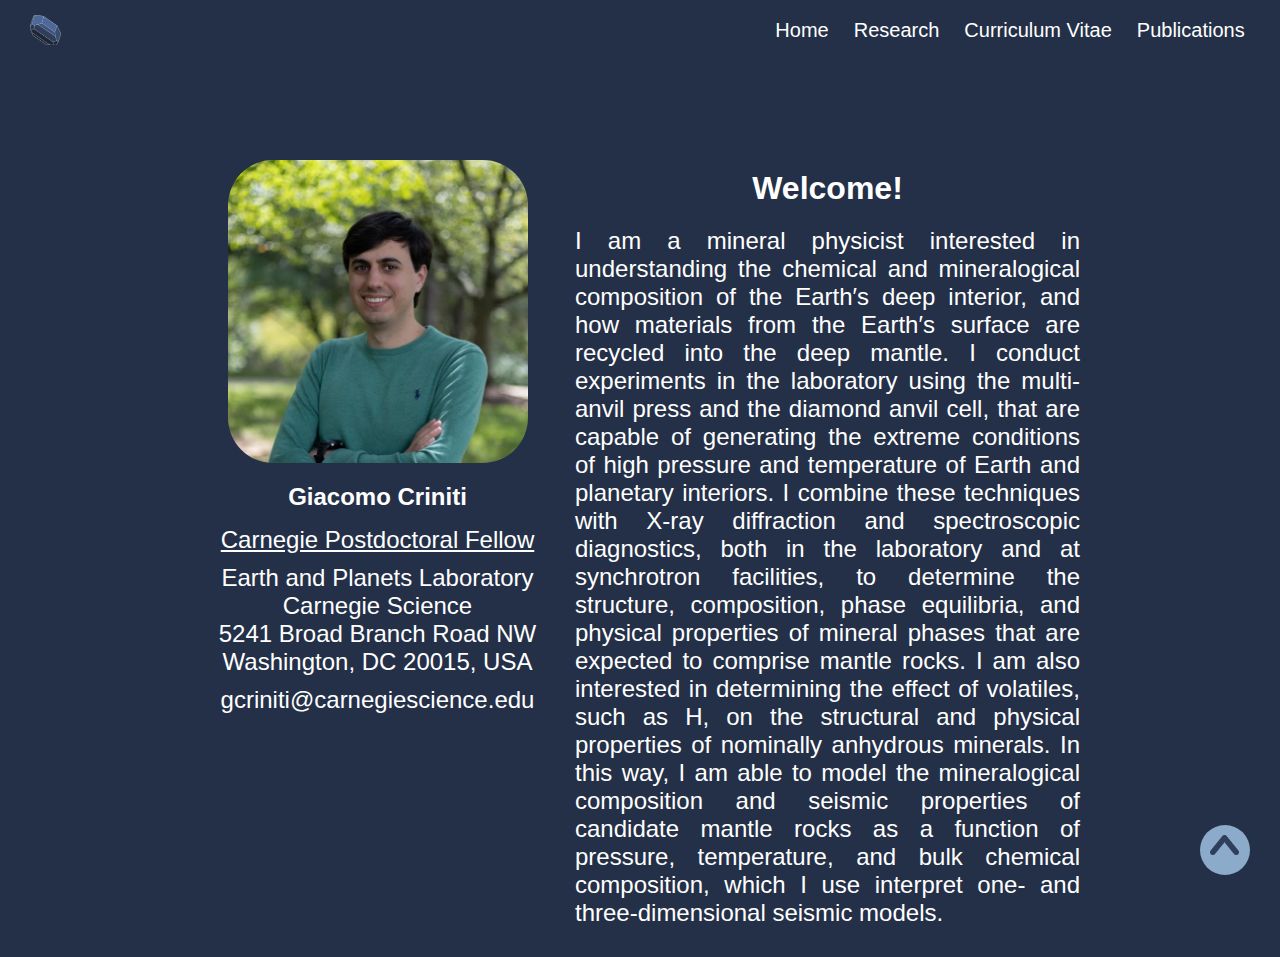
<file: index.html>
<!DOCTYPE html>
<html lang="en">
<head>

  <meta charset="UTF-8">
  <meta name="viewport" content="width=device-width, intial-scale=1.0">
  <meta name="description" content="Research webpage of Giacomo Criniti">
  <meta name="keywords" content="Giacomo Criniti, lower mantle, bridgmanite, stishovite, high pressure, equations of state, diamond anvil cell, DAC, Brillouin, X-ray diffraction, crystal structure">
  <meta name="google-site-verification" content="fFOqat57r0_3oKNUmaK7iOjKh-2VRta8cWpPWdnBTZA" />
  <title>Giacomo Criniti Research webpage</title>
  <link rel="stylesheet" href="css/main.css">
  <link rel="icon" href="images/logo.ico" type="image/x-icon">

</head>

<body style="background-color:rgb(36, 48, 71); color:white">

  <nav class="burger-menu">
    <ul>
      <li><a href="index.html">Home</a></li>
      <li><a href="research.html">Research</a></li>
      <li><a href="cv.html">Curriculum Vitae</a></li>
      <li><a href="publications.html">Publications</a></li>
    </ul>
  </nav>

  <header class="header-main">
    <div class="header-main-logo">
      <img src="images/logo.png" alt="logo">
    </div>
    <nav class="header-main-nav" >
      <ul>
        <li><a href="index.html">Home</a></li>
        <li><a href="research.html">Research</a></li>
        <li><a href="cv.html">Curriculum Vitae</a></li>
        <li><a href="publications.html">Publications</a></li>
      </ul>
    </nav>
    <div class="burger-menu-btn" style="margin-right:30px; margin-top: 15px;margin-bottom: 15px;"></div>
  </header>

  <main>
    <div class="wrapper-main;" style="margin-top:100px">
      <div class="container1" style="margin-top:0px">
        <div style="text-align:center;margin-top:0px"> 
          <div>
          <img src="images/propic1.JPG" style="width:300px;  border-radius: 15%;" alt="Avatar" class="center">
          </div>
          <h1 style="font-size:24px">Giacomo Criniti</h1>
          <h4><a href="https://carnegiescience.edu/dr-giacomo-criniti" style="text-decoration-color:white; color:white;">Carnegie Postdoctoral Fellow</a></h4>
          <h4>Earth and Planets Laboratory <br> Carnegie Science<br>5241 Broad Branch Road NW<br>Washington, DC 20015, USA</h4>
          <h4>gcriniti@carnegiescience.edu</h4>
        </div>
        <div style="text-align:left">
          <h2 style="text-align:center;"><b>Welcome!</b></h2>
          <h4 align=justify style="padding:10px">I am a mineral physicist interested in understanding the chemical and mineralogical composition of the Earth&prime;s deep interior, and how materials from the Earth&prime;s surface are recycled into the deep mantle. I conduct experiments in the laboratory using the multi-anvil press and the diamond anvil cell, that are capable of generating the extreme conditions of high pressure and temperature of Earth and planetary interiors. I combine these techniques with X-ray diffraction and spectroscopic diagnostics, both in the laboratory and at synchrotron facilities, to determine the structure, composition, phase equilibria, and physical properties of mineral phases that are expected to comprise mantle rocks. I am also interested in determining the effect of volatiles, such as H, on the structural and physical properties of nominally anhydrous minerals. 
          In this way, I am able to model the mineralogical composition and seismic properties of candidate mantle rocks as a function of pressure, temperature, and bulk chemical composition, which I use interpret one- and three-dimensional seismic models.</h4>
        </div>
      </div>
    </div>
  </main>


  <button onclick="topFunction()" id="arrow-up" title="Go to top">
    <div class="arrow-up-btn"><img src="images/arrowup.png" alt="arrowup"></div>
  </button>
</body>

<script>
let mybutton = document.getElementById("arrow-up");

window.onscroll = function() {scrollFunction()};

function scrollFunction() {
if (document.body.scrollTop > 20 || document.documentElement.scrollTop > 20) {
  mybutton.style.display = "block";
} else {
  mybutton.style.display = "none";
}
}

function topFunction() {
document.body.scrollTop = 0;
document.documentElement.scrollTop = 0;
}
</script>

<script src="js/main.js"></script>

</html>
</file>
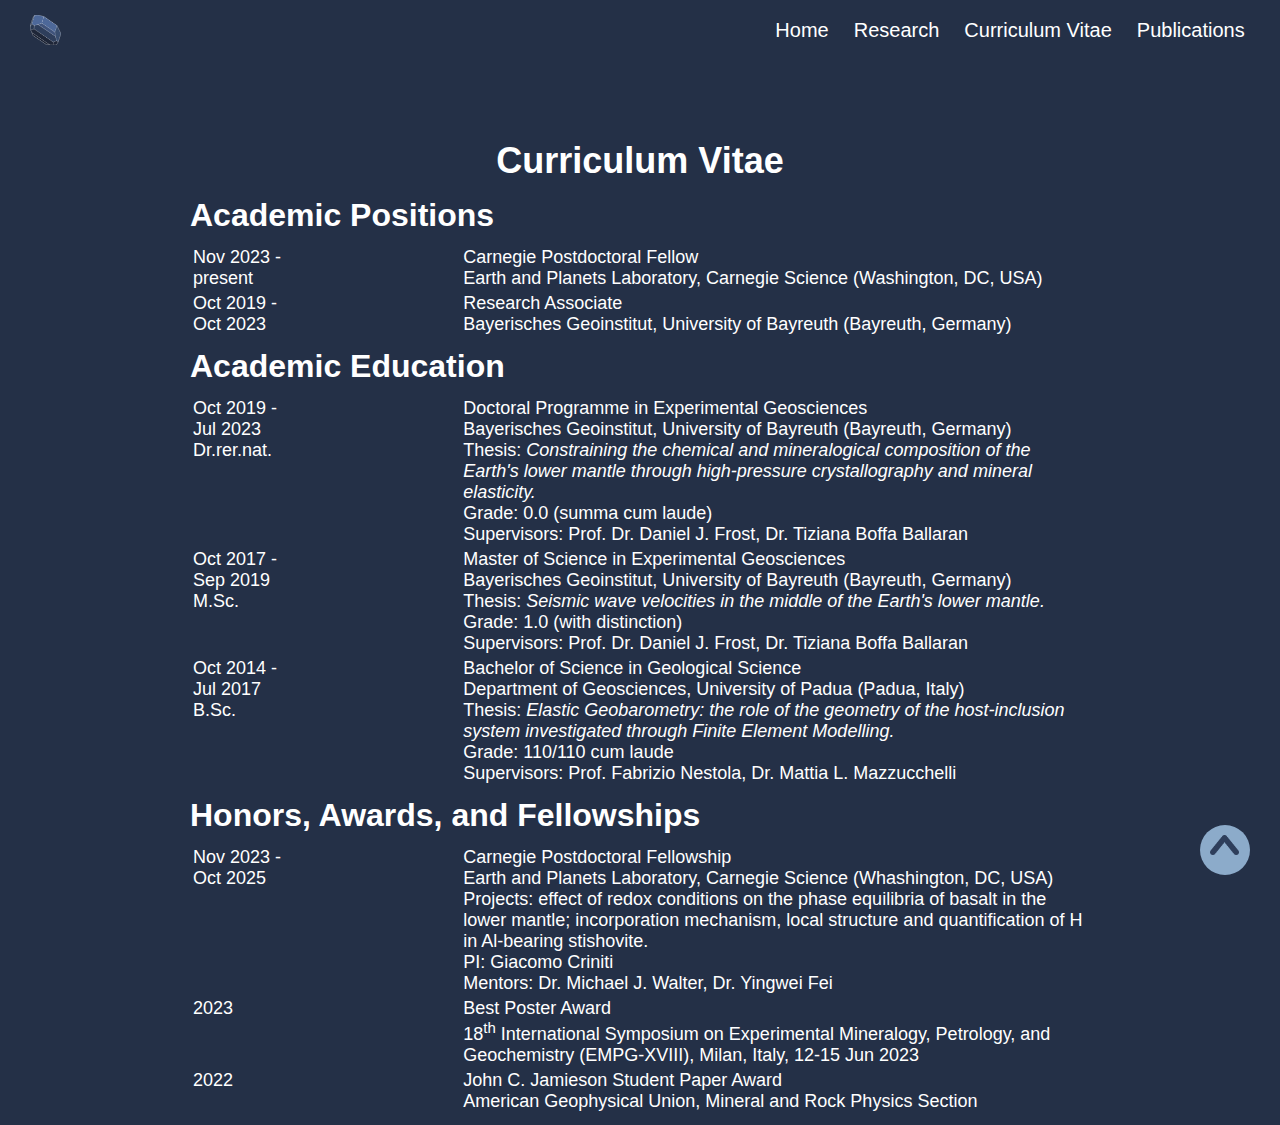
<file: cv.html>
<!DOCTYPE html>
<html lang="en">
<head>

    <meta charset="UTF-8">
    <meta name="viewport" content="width=device-width, intial-scale=1.0;">
    <title>Giacomo Criniti Research webpage</title>
    <link rel="stylesheet" href="css/main.css">

<style>
  
</style>
</head>
<body style="background-color:rgba(36, 48, 71); color:white">


    <nav class="burger-menu">
        <ul>
          <li><a href="index.html">Home</a></li>
          <li><a href="research.html">Research</a></li>
          <li><a href="cv.html">Curriculum Vitae</a></li>
          <li><a href="publications.html">Publications</a></li>
        </ul>
      </nav>
    
      <header class="header-main">
        <div class="header-main-logo">
          <img src="images/logo.png" alt="logo">
        </div>
        <nav class="header-main-nav" >
          <ul>
            <li><a href="index.html">Home</a></li>
            <li><a href="research.html">Research</a></li>
            <li><a href="cv.html">Curriculum Vitae</a></li>
            <li><a href="publications.html">Publications</a></li>
          </ul>
        </nav>
        <div class="burger-menu-btn" style="margin-right:30px; margin-top: 15px;margin-bottom: 15px;"></div>
      </header>
    



    <section class="container2" style="margin-top:0px;">
        <div style="text-align:left">
            <h1 style="text-align:center;margin-top:80px;"><b>Curriculum Vitae</b></h1>
            <h2>Academic Positions</h2>    
            <table style="width:100%;">
                <tr>
                    <td style="width:30%; vertical-align:top">Nov 2023 -<br> present</td>
                    <td style="width:70%"><b>Carnegie Postdoctoral Fellow</b><br>Earth and Planets Laboratory, Carnegie Science (Washington, DC, USA)</td>
                </tr>
                
                <tr>
                    <td style="width:30%; vertical-align:top">Oct 2019 -<br> Oct 2023</td>
                    <td style="width:70%"><b>Research Associate</b><br>Bayerisches Geoinstitut, University of Bayreuth (Bayreuth, Germany)</td>
                </tr>
            </table>
                
            <h2>Academic Education</h2>
                
            <table style="width:100%; border-top:10px;">
                <tr>
                    <td style="width:30%; vertical-align:top">Oct 2019 -<br> Jul 2023<br>Dr.rer.nat.</td>
                    <td style="width:70%"><b>Doctoral Programme in Experimental Geosciences</b><br>Bayerisches Geoinstitut, University of Bayreuth (Bayreuth, Germany)<br>Thesis: <i>Constraining the chemical and mineralogical composition of the Earth's lower mantle through high-pressure crystallography and mineral elasticity.</i><br>Grade: 0.0 (summa cum laude)<br>Supervisors: Prof. Dr. Daniel J. Frost, Dr. Tiziana Boffa Ballaran</td>
                </tr>
                
                <tr>
                    <td style="width:30%; vertical-align:top">Oct 2017 -<br> Sep 2019<br>M.Sc.</td>
                    <td style="width:70%"><b>Master of Science in Experimental Geosciences</b><br>Bayerisches Geoinstitut, University of Bayreuth (Bayreuth, Germany)<br>Thesis: <i>Seismic wave velocities in the middle of the Earth's lower mantle.</i><br>Grade: 1.0 (with distinction)<br>Supervisors: Prof. Dr. Daniel J. Frost, Dr. Tiziana Boffa Ballaran</td>
                </tr>
                
                <tr>
                    <td style="width:30%; vertical-align:top">Oct 2014 -<br> Jul 2017<br>B.Sc.</td>
                    <td style="width:70%"><b>Bachelor of Science in Geological Science</b><br>Department of Geosciences, University of Padua (Padua, Italy)<br>Thesis: <i>Elastic Geobarometry: the role of the geometry of the host-inclusion system investigated through Finite Element Modelling.</i><br>Grade: 110/110 cum laude<br>Supervisors: Prof. Fabrizio Nestola, Dr. Mattia L. Mazzucchelli</td>
                </tr>
            </table>
                    <h2>Honors, Awards, and Fellowships</h2>
            <table style="width:100%;">
                <tr>
                    <td style="width:30%; vertical-align:top">Nov 2023 -<br> Oct 2025</td>
                    <td style="width:70%"><b>Carnegie Postdoctoral Fellowship</b><br>Earth and Planets Laboratory, Carnegie Science (Whashington, DC, USA)<br>
                    Projects: effect of redox conditions on the phase equilibria of basalt in the lower mantle; incorporation mechanism, local structure and quantification of H in Al-bearing stishovite.<br>
                    PI: Giacomo Criniti<br>Mentors: Dr. Michael J. Walter, Dr. Yingwei Fei</td>
                </tr>
                <tr>
                    <td style="width:30%; vertical-align:top">2023</td>
                    <td style="width:70%"><b>Best Poster Award</b><br>18<sup>th</sup> International Symposium on Experimental Mineralogy, Petrology, and Geochemistry (EMPG-XVIII), Milan, Italy, 12-15 Jun 2023<br>
                </td>
                </tr>
                <tr>
                    <td style="width:30%; vertical-align:top">2022</td>
                    <td style="width:70%"><b>John C. Jamieson Student Paper Award</b><br>American Geophysical Union, Mineral and Rock Physics Section</td>
                </tr>
            </table>
        </div>
    </main>
    
    <button onclick="topFunction()" id="arrow-up" title="Go to top">
        <div class="arrow-up-btn"><img src="images/arrowup.png" alt="arrowup"></div>
      </button>
    
</body>

<script>
    let mybutton = document.getElementById("arrow-up");
    
    window.onscroll = function() {scrollFunction()};
    
    function scrollFunction() {
    if (document.body.scrollTop > 20 || document.documentElement.scrollTop > 20) {
      mybutton.style.display = "block";
    } else {
      mybutton.style.display = "none";
    }
    }
    
    function topFunction() {
    document.body.scrollTop = 0;
    document.documentElement.scrollTop = 0;
    }
    </script>
    
<script src="js/main.js"></script>
</html>
</file>
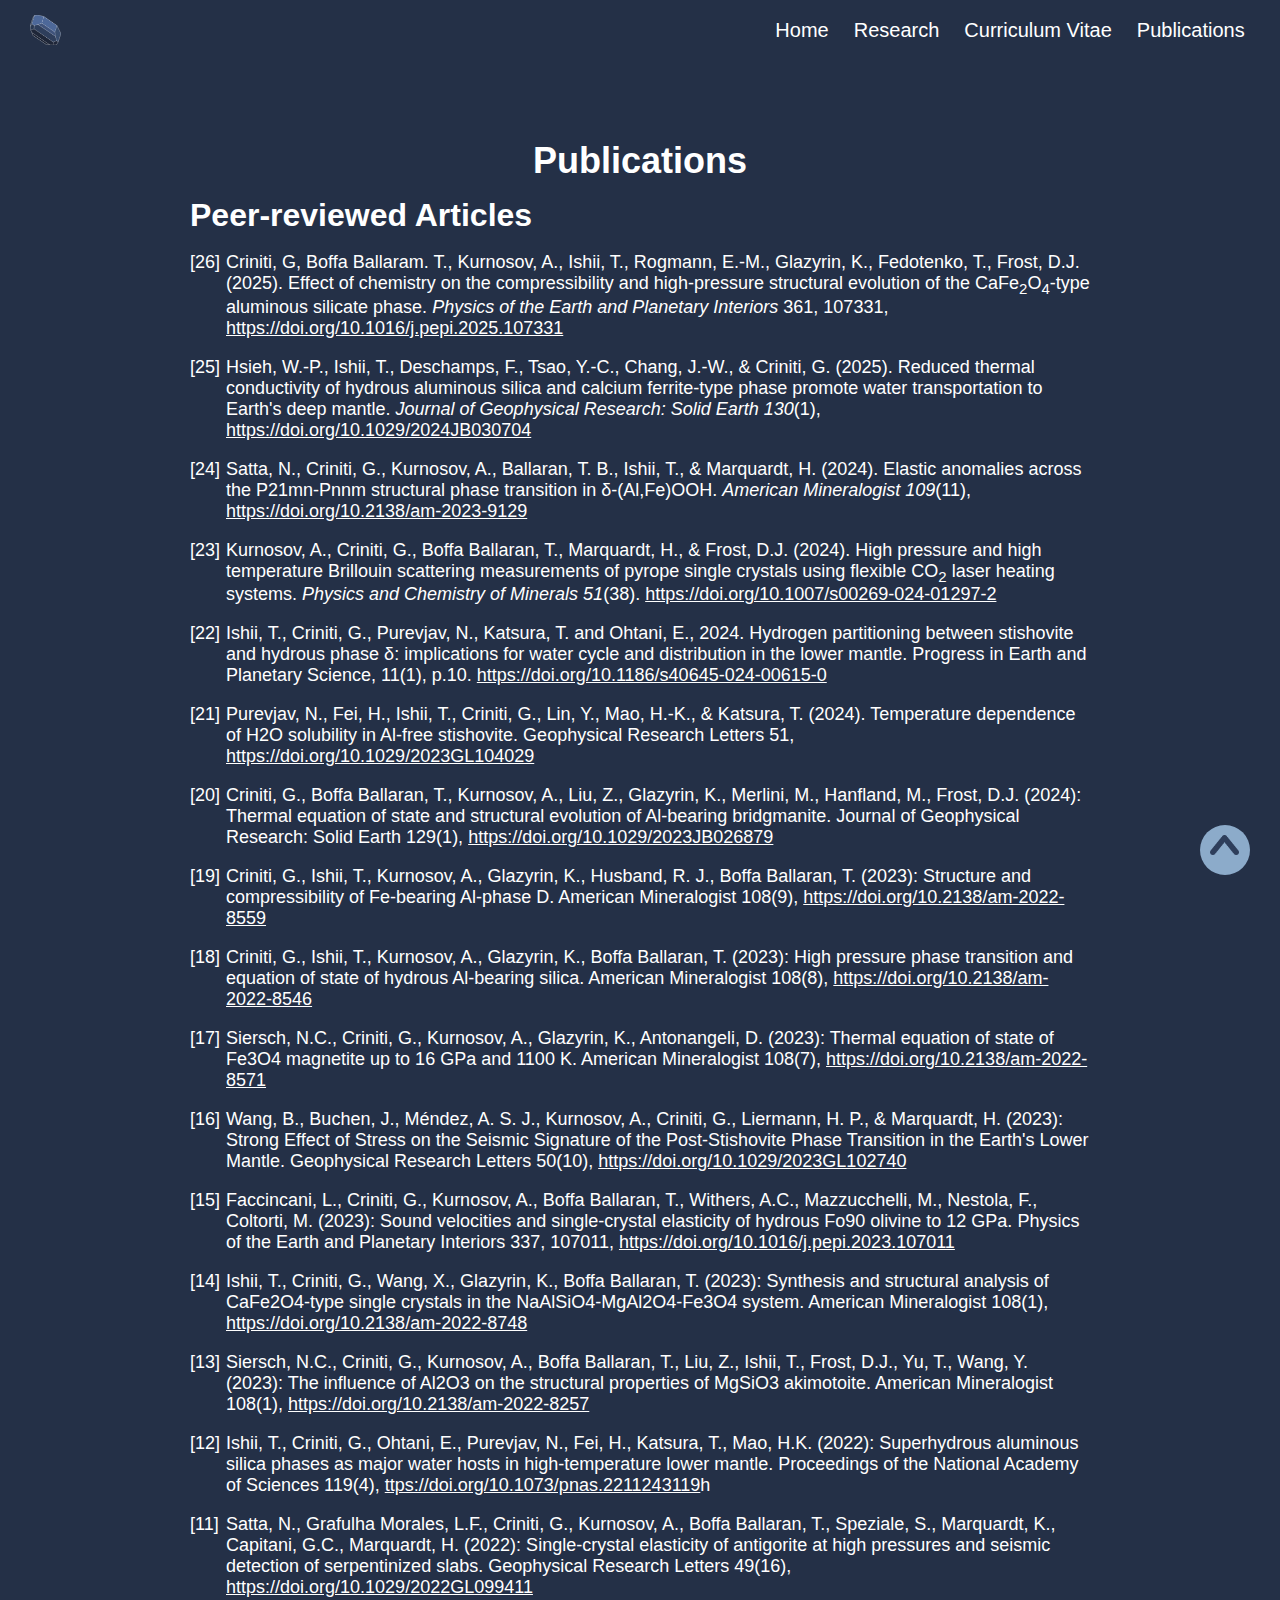
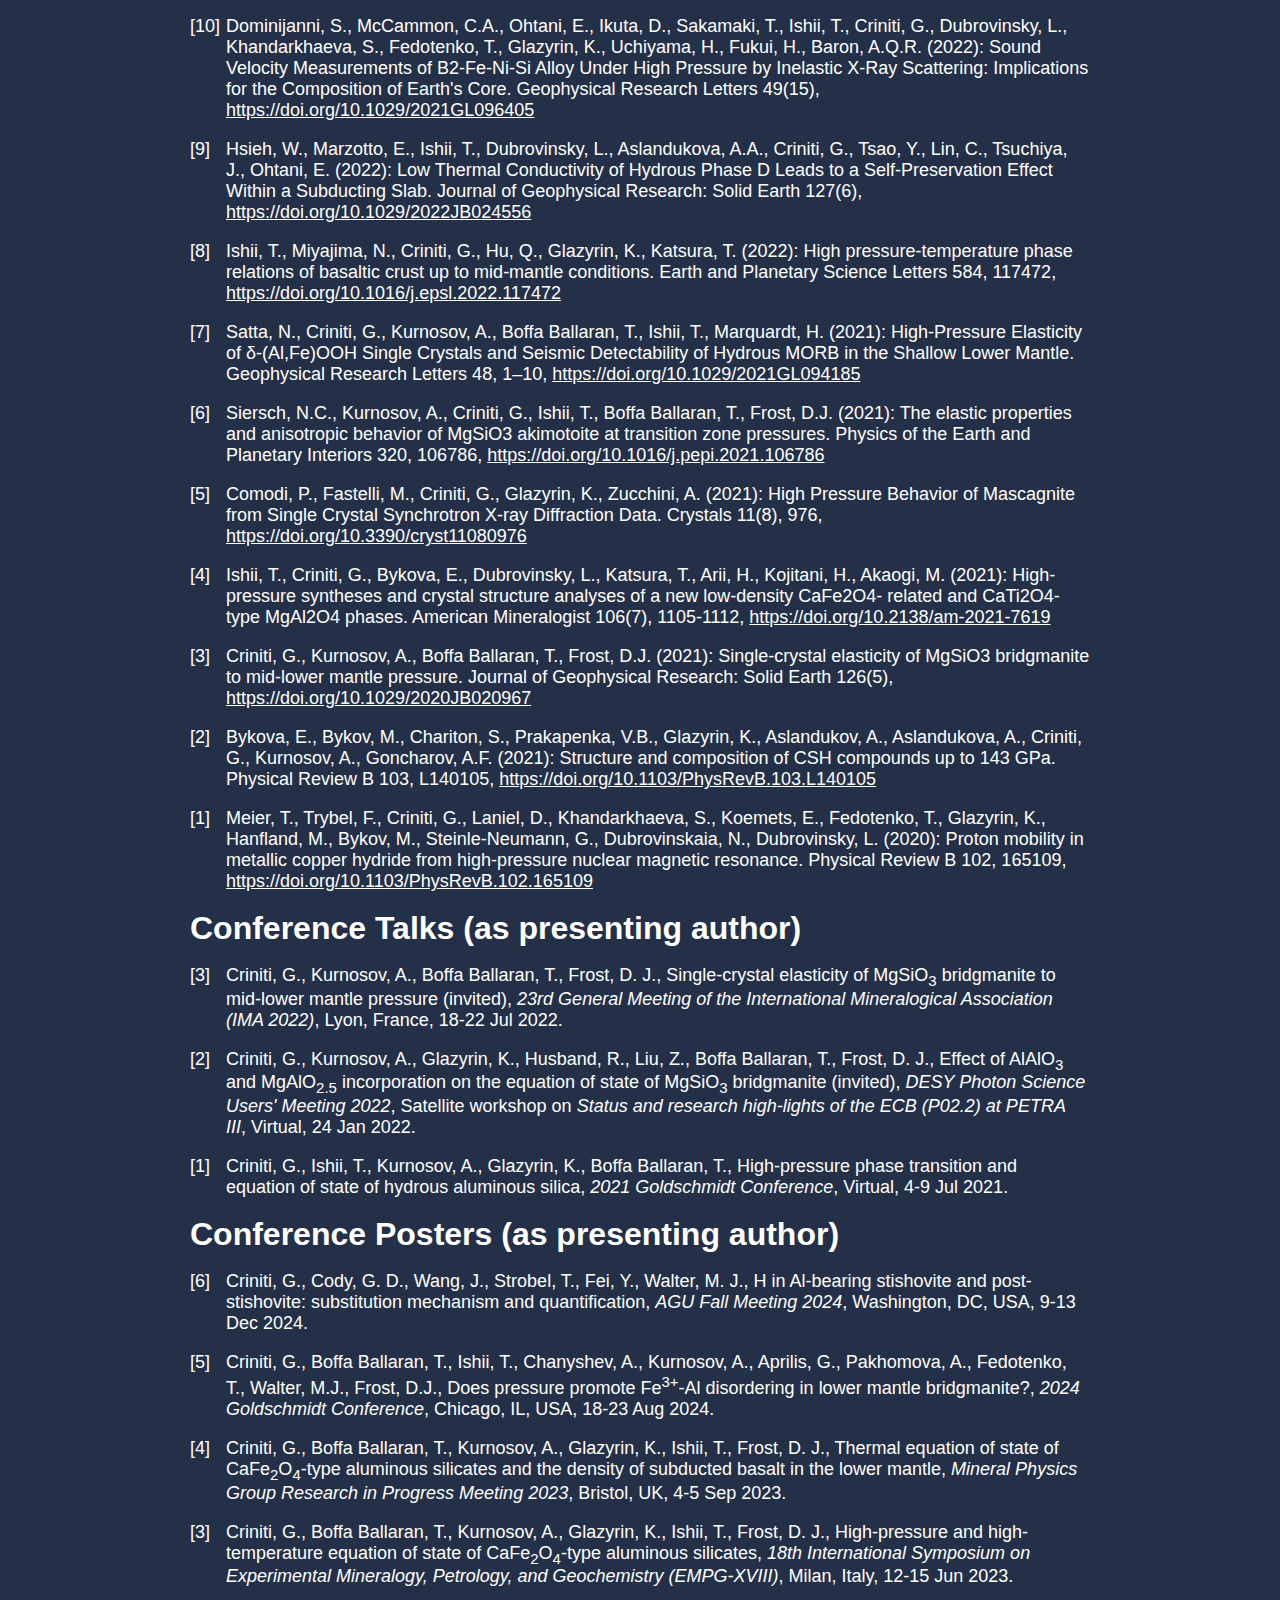
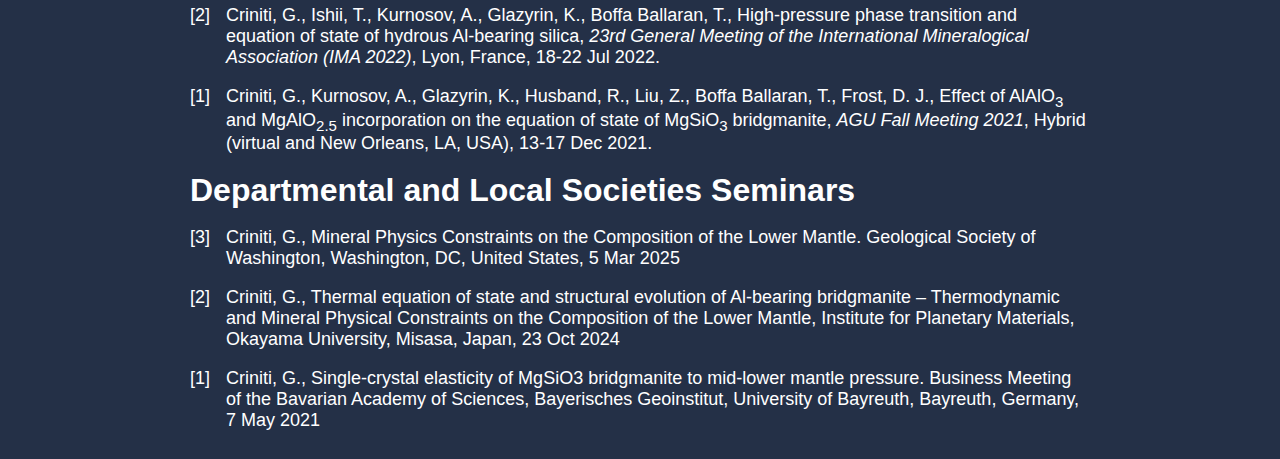
<file: publications.html>
<!DOCTYPE html>
<html lang="en">
<head>

    <meta charset="UTF-8">
    <meta name="viewport" content="width=device-width, intial-scale=1.0;">
    <title>Giacomo Criniti Research webpage</title>
    <link rel="stylesheet" href="css/main.css">

<style>

</style>
</head>
<body style="background-color:rgba(36, 48, 71); color:white;" -webkit-text-size-adjust: 100%;>

  <nav class="burger-menu">
    <ul>
      <li><a href="index.html">Home</a></li>
      <li><a href="research.html">Research</a></li>
      <li><a href="cv.html">Curriculum Vitae</a></li>
      <li><a href="publications.html">Publications</a></li>
    </ul>
  </nav>

  <header class="header-main">
    <div class="header-main-logo">
      <img src="images/logo.png" alt="logo">
    </div>
    <nav class="header-main-nav" >
      <ul>
        <li><a href="index.html">Home</a></li>
        <li><a href="research.html">Research</a></li>
        <li><a href="cv.html">Curriculum Vitae</a></li>
        <li><a href="publications.html">Publications</a></li>
      </ul>
    </nav>
    <div class="burger-menu-btn" style="margin-right:30px; margin-top: 15px;margin-bottom: 15px;"></div>
  </header>
    


<section class="container2" style="margin-top:0px">
  <div style="text-align:left">
    <h1 style="text-align:center;margin-top:80px"><b>Publications</b></h1>
   <h2 style="margin-bottom:10px;">Peer-reviewed Articles</h2>    
     <ul class="rev-ord">
      <li class="lii"><b>Criniti</b>, <b>G</b>, Boffa Ballaram. T., Kurnosov, A., Ishii, T., Rogmann, E.-M., Glazyrin, K., Fedotenko, T., Frost, D.J. (2025). Effect of chemistry on the compressibility and high-pressure structural evolution of the CaFe<sub>2</sub>O<sub>4</sub>-type aluminous silicate phase. <i>Physics of the Earth and Planetary Interiors</i> 361, 107331, <a href="https://doi.org/10.1016/j.pepi.2025.107331" style="text-decoration-color:white; color:white;">https://doi.org/10.1016/j.pepi.2025.107331</a></li>
      <li class="lii">Hsieh, W.-P., Ishii, T., Deschamps, F., Tsao, Y.-C., Chang, J.-W., & <b>Criniti</b>, <b>G</b>. (2025). Reduced thermal conductivity of hydrous aluminous silica and calcium ferrite-type phase promote water transportation to Earth's deep mantle. <i>Journal of Geophysical Research: Solid Earth 130</i>(1), <a href="https://doi.org/10.1029/2024JB030704" style="text-decoration-color:white; color:white;">https://doi.org/10.1029/2024JB030704</a></li>
      <li class="lii">Satta, N., <b>Criniti</b>, <b>G</b>., Kurnosov, A., Ballaran, T. B., Ishii, T., & Marquardt, H. (2024). Elastic anomalies across the P21mn-Pnnm structural phase transition in &delta;-(Al,Fe)OOH. <i>American Mineralogist 109</i>(11), <a href="https://doi.org/10.2138/am-2023-9129" style="text-decoration-color:white; color:white;">https://doi.org/10.2138/am-2023-9129</a></lii>
      <li class="lii">Kurnosov, A., <b>Criniti</b>, <b>G</b>., Boffa Ballaran, T., Marquardt, H., & Frost, D.J. (2024). High pressure and high temperature Brillouin scattering measurements of pyrope single crystals using flexible CO<sub>2</sub> laser heating systems. <i>Physics and Chemistry of Minerals 51</i>(38). <a href="https://doi.org/10.1007/s00269-024-01297-2" style="text-decoration-color:white; color:white;">https://doi.org/10.1007/s00269-024-01297-2</a> </lii>
      <li class="lii">Ishii, T., <b>Criniti</b>, <b>G</b>., Purevjav, N., Katsura, T. and Ohtani, E., 2024. Hydrogen partitioning between stishovite and hydrous phase δ: implications for water cycle and distribution in the lower mantle. Progress in Earth and Planetary Science, 11(1), p.10. <a href="https://doi.org/10.1186/s40645-024-00615-0" style="text-decoration-color:white; color:white;">https://doi.org/10.1186/s40645-024-00615-0</a></lii>
      <li class="lii">Purevjav, N., Fei, H., Ishii, T., <b>Criniti</b>, <b>G</b>., Lin, Y., Mao, H.-K., & Katsura, T. (2024). Temperature dependence of H2O solubility in Al-free stishovite. Geophysical Research Letters 51, <a href="https://doi.org/10.1029/2023GL104029" style="text-decoration-color:white; color:white;">https://doi.org/10.1029/2023GL104029</a></lii>
      <li class="lii"><b>Criniti</b>, <b>G</b>., Boffa Ballaran, T., Kurnosov, A., Liu, Z., Glazyrin, K., Merlini, M., Hanfland, M., Frost, D.J. (2024): Thermal equation of state and structural evolution of Al-bearing bridgmanite. Journal of Geophysical Research: Solid Earth 129(1), <a href="https://doi.org/10.1029/2023JB026879" style="text-decoration-color:white; color:white;">https://doi.org/10.1029/2023JB026879</a></lii>
      <li class="lii"><b>Criniti</b>, <b>G</b>., Ishii, T., Kurnosov, A., Glazyrin, K., Husband, R. J., Boffa Ballaran, T. (2023): Structure and compressibility of Fe-bearing Al-phase D. American Mineralogist 108(9), <a href="https://doi.org/10.2138/am-2022-8559" style="text-decoration-color:white; color:white;">https://doi.org/10.2138/am-2022-8559</a></lii>
      <li class="lii"><b>Criniti</b>, <b>G</b>., Ishii, T., Kurnosov, A., Glazyrin, K., Boffa Ballaran, T. (2023): High pressure phase transition and equation of state of hydrous Al-bearing silica. American Mineralogist 108(8), <a href="https://doi.org/10.2138/am-2022-8546" style="text-decoration-color:white; color:white;">https://doi.org/10.2138/am-2022-8546</a></lii>
      <li class="lii">Siersch, N.C., <b>Criniti</b>, <b>G</b>., Kurnosov, A., Glazyrin, K., Antonangeli, D. (2023): Thermal equation of state of Fe3O4 magnetite up to 16 GPa and 1100 K. American Mineralogist 108(7), <a href="https://doi.org/10.2138/am-2022-8571" style="text-decoration-color:white; color:white;">https://doi.org/10.2138/am-2022-8571</a></lii>
      <li class="lii">Wang, B., Buchen, J., Méndez, A. S. J., Kurnosov, A., <b>Criniti</b>, <b>G</b>., Liermann, H. P., & Marquardt, H. (2023): Strong Effect of Stress on the Seismic Signature of the Post‐Stishovite Phase Transition in the Earth's Lower Mantle. Geophysical Research Letters 50(10), <a href="https://doi.org/10.1029/2023GL102740" style="text-decoration-color:white; color:white;">https://doi.org/10.1029/2023GL102740</a></lii>
      <li class="lii">Faccincani, L., <b>Criniti</b>, <b>G</b>., Kurnosov, A., Boffa Ballaran, T., Withers, A.C., Mazzucchelli, M., Nestola, F., Coltorti, M. (2023): Sound velocities and single-crystal elasticity of hydrous Fo90 olivine to 12 GPa. Physics of the Earth and Planetary Interiors 337, 107011, <a href="https://doi.org/10.1016/j.pepi.2023.107011" style="text-decoration-color:white; color:white;">https://doi.org/10.1016/j.pepi.2023.107011</a></lii>
      <li class="lii">Ishii, T., <b>Criniti</b>, <b>G</b>., Wang, X., Glazyrin, K., Boffa Ballaran, T. (2023): Synthesis and structural analysis of CaFe2O4-type single crystals in the NaAlSiO4-MgAl2O4-Fe3O4 system. American Mineralogist 108(1), <a href="https://doi.org/10.2138/am-2022-8748" style="text-decoration-color:white; color:white;">https://doi.org/10.2138/am-2022-8748</a></lii>
      <li class="lii">Siersch, N.C., <b>Criniti</b>, <b>G</b>., Kurnosov, A., Boffa Ballaran, T., Liu, Z., Ishii, T., Frost, D.J., Yu, T., Wang, Y. (2023): The influence of Al2O3 on the structural properties of MgSiO3 akimotoite. American Mineralogist 108(1), <a href="https://doi.org/10.2138/am-2022-8257" style="text-decoration-color:white; color:white;">https://doi.org/10.2138/am-2022-8257</a></lii>
      <li class="lii">Ishii, T., <b>Criniti</b>, <b>G</b>., Ohtani, E., Purevjav, N., Fei, H., Katsura, T., Mao, H.K. (2022): Superhydrous aluminous silica phases as major water hosts in high-temperature lower mantle. Proceedings of the National Academy of Sciences 119(4), <a href="https://doi.org/10.1073/pnas.2211243119" style="text-decoration-color:white; color:white;">ttps://doi.org/10.1073/pnas.2211243119</a>h</lii>
      <li class="lii">Satta, N., Grafulha Morales, L.F., <b>Criniti</b>, <b>G</b>., Kurnosov, A., Boffa Ballaran, T., Speziale, S., Marquardt, K., Capitani, G.C., Marquardt, H. (2022): Single‐crystal elasticity of antigorite at high pressures and seismic detection of serpentinized slabs. Geophysical Research Letters 49(16), <a href="https://doi.org/10.1029/2022GL099411" style="text-decoration-color:white; color:white;">https://doi.org/10.1029/2022GL099411</a></lii>
      <li class="lii">Dominijanni, S., McCammon, C.A., Ohtani, E., Ikuta, D., Sakamaki, T., Ishii, T., <b>Criniti</b>, <b>G</b>., Dubrovinsky, L., Khandarkhaeva, S., Fedotenko, T., Glazyrin, K., Uchiyama, H., Fukui, H., Baron, A.Q.R. (2022): Sound Velocity Measurements of B2‐Fe‐Ni‐Si Alloy Under High Pressure by Inelastic X‐Ray Scattering: Implications for the Composition of Earth's Core. Geophysical Research Letters 49(15), <a href="https://doi.org/10.1029/2021GL096405" style="text-decoration-color:white; color:white;">https://doi.org/10.1029/2021GL096405</a></lii>
      <li class="lii">Hsieh, W., Marzotto, E., Ishii, T., Dubrovinsky, L., Aslandukova, A.A., <b>Criniti</b>, <b>G</b>., Tsao, Y., Lin, C., Tsuchiya, J., Ohtani, E. (2022): Low Thermal Conductivity of Hydrous Phase D Leads to a Self-Preservation Effect Within a Subducting Slab. Journal of Geophysical Research: Solid Earth 127(6), <a href="https://doi.org/10.1029/2022JB024556" style="text-decoration-color:white; color:white;">https://doi.org/10.1029/2022JB024556</a></lii>
      <li class="lii">Ishii, T., Miyajima, N., <b>Criniti</b>, <b>G</b>., Hu, Q., Glazyrin, K., Katsura, T. (2022): High pressure-temperature phase relations of basaltic crust up to mid-mantle conditions. Earth and Planetary Science Letters 584, 117472, <a href="https://doi.org/10.1016/j.epsl.2022.117472" style="text-decoration-color:white; color:white;">https://doi.org/10.1016/j.epsl.2022.117472</a></lii>
      <li class="lii">Satta, N., <b>Criniti</b>, <b>G</b>., Kurnosov, A., Boffa Ballaran, T., Ishii, T., Marquardt, H. (2021): High-Pressure Elasticity of δ-(Al,Fe)OOH Single Crystals and Seismic Detectability of Hydrous MORB in the Shallow Lower Mantle. Geophysical Research Letters 48, 1–10, <a href="https://doi.org/10.1029/2021GL094185" style="text-decoration-color:white; color:white;">https://doi.org/10.1029/2021GL094185</a></lii>
      <li class="lii">Siersch, N.C., Kurnosov, A., <b>Criniti</b>, <b>G</b>., Ishii, T., Boffa Ballaran, T., Frost, D.J. (2021): The elastic properties and anisotropic behavior of MgSiO3 akimotoite at transition zone pressures. Physics of the Earth and Planetary Interiors 320, 106786, <a href="https://doi.org/10.1016/j.pepi.2021.106786" style="text-decoration-color:white; color:white;">https://doi.org/10.1016/j.pepi.2021.106786</a></lii>
      <li class="lii">Comodi, P., Fastelli, M., <b>Criniti</b>, <b>G</b>., Glazyrin, K., Zucchini, A. (2021): High Pressure Behavior of Mascagnite from Single Crystal Synchrotron X-ray Diffraction Data. Crystals 11(8), 976, <a href="https://doi.org/10.3390/cryst11080976" style="text-decoration-color:white; color:white;">https://doi.org/10.3390/cryst11080976</a></lii>
      <li class="lii">Ishii, T., <b>Criniti</b>, <b>G</b>., Bykova, E., Dubrovinsky, L., Katsura, T., Arii, H., Kojitani, H., Akaogi, M. (2021): High-pressure syntheses and crystal structure analyses of a new low-density CaFe2O4- related and CaTi2O4-type MgAl2O4 phases. American Mineralogist 106(7), 1105-1112, <a href="https://doi.org/10.2138/am-2021-7619" style="text-decoration-color:white; color:white;">https://doi.org/10.2138/am-2021-7619</a></lii>
      <li class="lii"><b>Criniti</b>, <b>G</b>., Kurnosov, A., Boffa Ballaran, T., Frost, D.J. (2021): Single-crystal elasticity of MgSiO3 bridgmanite to mid-lower mantle pressure. Journal of Geophysical Research: Solid Earth 126(5), <a href="https://doi.org/10.1029/2020JB020967" style="text-decoration-color:white; color:white;">https://doi.org/10.1029/2020JB020967</a></lii>
      <li class="lii">Bykova, E., Bykov, M., Chariton, S., Prakapenka, V.B., Glazyrin, K., Aslandukov, A., Aslandukova, A., <b>Criniti</b>, <b>G</b>., Kurnosov, A., Goncharov, A.F. (2021): Structure and composition of CSH compounds up to 143 GPa. Physical Review B 103,  L140105, <a href="https://doi.org/10.1103/PhysRevB.103.L140105" style="text-decoration-color:white; color:white;">https://doi.org/10.1103/PhysRevB.103.L140105</a></lii>
      <li class="lii">Meier, T., Trybel, F., <b>Criniti</b>, <b>G</b>., Laniel, D., Khandarkhaeva, S., Koemets, E., Fedotenko, T., Glazyrin, K., Hanfland, M., Bykov, M., Steinle-Neumann, G., Dubrovinskaia, N., Dubrovinsky, L. (2020): Proton mobility in metallic copper hydride from high-pressure nuclear magnetic resonance. Physical Review B 102, 165109, <a href="https://doi.org/10.1103/PhysRevB.102.165109" style="text-decoration-color:white; color:white;">https://doi.org/10.1103/PhysRevB.102.165109</a></lii>
      </ul>
        
   <h2 style="margin-bottom:10px;">Conference Talks (as presenting author)</h2>
      <ul class="rev-ord">
        <li class="lii"><b>Criniti</b>, <b>G</b>., Kurnosov, A., Boffa Ballaran, T., Frost, D. J., Single-crystal elasticity of MgSiO<sub>3</sub> bridgmanite to mid-lower mantle pressure (invited), <i>23rd General Meeting of the International Mineralogical Association (IMA 2022)</i>, Lyon, France, 18-22 Jul 2022.</li>
        <li class="lii"><b>Criniti</b>, <b>G</b>., Kurnosov, A., Glazyrin, K., Husband, R., Liu, Z., Boffa Ballaran, T., Frost, D. J., Effect of AlAlO<sub>3</sub> and MgAlO<sub>2.5</sub> incorporation on the equation of state of MgSiO<sub>3</sub> bridgmanite (invited), <i>DESY Photon Science Users' Meeting 2022</i>, Satellite workshop on <i>Status and research high-lights of the ECB (P02.2) at PETRA III</i>, Virtual, 24 Jan 2022.</li>
        <li class="lii"><b>Criniti</b>, <b>G</b>., Ishii, T., Kurnosov, A., Glazyrin, K., Boffa Ballaran, T., High-pressure phase transition and equation of state of hydrous aluminous silica, <i>2021 Goldschmidt Conference</i>, Virtual, 4-9 Jul 2021.</li>
      </ul>     
     
   <h2 style="margin-bottom:10px;">Conference Posters (as presenting author)</h2>

   <ul class="rev-ord">
      <li class="lii"><b>Criniti</b>, <b>G</b>., Cody, G. D., Wang, J., Strobel, T., Fei, Y., Walter, M. J., H in Al-bearing stishovite and post-stishovite: substitution mechanism and quantification, <i>AGU Fall Meeting 2024</i>, Washington, DC, USA, 9-13 Dec 2024.</li>
      <li class="lii"><b>Criniti</b>, <b>G</b>., Boffa Ballaran, T., Ishii, T., Chanyshev, A., Kurnosov, A., Aprilis, G., Pakhomova, A., Fedotenko, T., Walter, M.J., Frost, D.J., Does pressure promote Fe<sup>3+</sup>-Al disordering in lower mantle bridgmanite?, <i>2024 Goldschmidt Conference</i>, Chicago, IL, USA, 18-23 Aug 2024.</li>
      <li class="lii"><b>Criniti</b>, <b>G</b>., Boffa Ballaran, T., Kurnosov, A., Glazyrin, K., Ishii, T., Frost, D. J., Thermal equation of state of CaFe<sub>2</sub>O<sub>4</sub>-type aluminous silicates and the density of subducted basalt in the lower mantle, <i>Mineral Physics Group Research in Progress Meeting 2023</i>, Bristol, UK, 4-5 Sep 2023.</li>
      <li class="lii"><b>Criniti</b>, <b>G</b>., Boffa Ballaran, T., Kurnosov, A., Glazyrin, K., Ishii, T., Frost, D. J., High-pressure and high-temperature equation of state of CaFe<sub>2</sub>O<sub>4</sub>-type aluminous silicates, <i>18th International Symposium on Experimental Mineralogy, Petrology, and Geochemistry (EMPG-XVIII)</i>, Milan, Italy, 12-15 Jun 2023.</li>
      <li class="lii"><b>Criniti</b>, <b>G</b>., Ishii, T., Kurnosov, A., Glazyrin, K., Boffa Ballaran, T., High-pressure phase transition and equation of state of hydrous Al-bearing silica, <i>23rd General Meeting of the International Mineralogical Association (IMA 2022)</i>, Lyon, France, 18-22 Jul 2022.</li>
      <li class="lii"><b>Criniti</b>, <b>G</b>., Kurnosov, A., Glazyrin, K., Husband, R., Liu, Z., Boffa Ballaran, T., Frost, D. J., Effect of AlAlO<sub>3</sub> and MgAlO<sub>2.5</sub> incorporation on the equation of state of MgSiO<sub>3</sub> bridgmanite, <i>AGU Fall Meeting 2021</i>, Hybrid (virtual and New Orleans, LA, USA), 13-17 Dec 2021.</li>
    </ul>    

   <h2 style="margin-bottom:10px;">Departmental and Local Societies Seminars</h2>
    <ul class="rev-ord">
      <li class="lii"><b>Criniti</b>, <b>G</b>., Mineral Physics Constraints on the Composition of the Lower Mantle. Geological Society of Washington, Washington, DC, United States, 5 Mar 2025</li>  
      <li class="lii"><b>Criniti</b>, <b>G</b>., Thermal equation of state and structural evolution of Al-bearing bridgmanite – Thermodynamic and Mineral Physical Constraints on the Composition of the Lower Mantle, Institute for Planetary Materials, Okayama University, Misasa, Japan, 23 Oct 2024</li>
      <li class="lii"><b>Criniti</b>, <b>G</b>., Single-crystal elasticity of MgSiO3 bridgmanite to mid-lower mantle pressure. Business Meeting of the Bavarian Academy of Sciences, Bayerisches Geoinstitut, University of Bayreuth, Bayreuth, Germany, 7 May 2021</li>  
    </ul>


    </section>

    <button onclick="topFunction()" id="arrow-up" title="Go to top">
      <div class="arrow-up-btn"><img src="images/arrowup.png" alt="arrowup"></div>
    </button>

</body>

<script>
  let mybutton = document.getElementById("arrow-up");
  
  window.onscroll = function() {scrollFunction()};
  
  function scrollFunction() {
  if (document.body.scrollTop > 20 || document.documentElement.scrollTop > 20) {
    mybutton.style.display = "block";
  } else {
    mybutton.style.display = "none";
  }
  }
  
  function topFunction() {
  document.body.scrollTop = 0;
  document.documentElement.scrollTop = 0;
  }
  </script>
  
<script src="js/main.js"></script>
<script>
  var liiList = document.getElementsByName("lii");
  var npubl = liiList.length;
  document.documentElement.style.setProperty('--npubl', npubl);
</script>

</html>
</file>
<file: css/main.css>
html,body,h1,h2,h3,h4,h5,h6,table {
    font-family: Myriad Pro, sans-serif;
    color: white;
    vertical-align: baseline;
}

body, p {
    font-size: 18px;
    font-weight: 300;
    z-index: 1000;
    margin: 0;
    padding: 10px 0;
}

p1 {
    font-size: 18px;
    font-weight: 300;
    margin: 0;
    padding: 10px 0;
}

body{
    --nav-height: 60px;
    padding-top: var(--nav-height);
}

h1{
    font-size: 36px;
    font-weight: 800;
    margin-top: 15px;
    margin-bottom: 15px;
}

h2{
    font-size: 32px;
    font-weight: 800;
    margin-top: 10px;
    margin-bottom: 10px;
}

h3{
    font-size: 28px;
    font-weight: 350;
    margin-top: 10px;
    margin-bottom: 10px;
}

h4{
    font-size: 24px;
    font-weight: 350;
    margin-top: 10px;
    margin-bottom: 10px;
}

.center {
    margin: auto;
    width: 100%;
}

.wrapper-main{
    width: 1000px;
}

.container1 {
    display: grid;
    justify-content:center;
    grid-template-columns: 375px 525px;
}

.container2 {
    display: grid;
    justify-content:center;
    grid-template-columns: 900px;
}

.header-main{
    width: 100%;
    height: var(--nav-height);
    background-color:rgba(36, 48, 71);
    padding: 0 0;
    top: 0;
    left: 0;
    display: flex;
    justify-content: space-between;
    position: fixed;
    z-index: 1100;
    transition: transform 0.5s;
}

.header-main-nav {
    overflow: hidden;
    background-color:rgba(36, 48, 71);
    top: 0;
    width: 500px;
    height: 100%;
    float: left;
    padding-right: 20px;
  }

.header-main-logo {
    width: 30px;
    height: 50%;
    float: left;
    display: flex;
    margin-left: 0px;
    padding: 15px 30px;
}

.header-main-menu {
    width: 80px;
    height: 100%;
    float: left;
    display: flex;
    padding-right: 30px;
}

.header-main-nav ul {
    margin: 0;
    padding: 0;
    text-align: center;
}

.header-main-nav ul li {
  list-style: none;
   display: inline-block;
   font-weight: 400;
  }

.header-main-nav ul li a {
  text-decoration: none;
  float: left;
  text-align: center;
  color: white;
  font-size: 20px;
  line-height: 60px;
  padding: 0 10px;
}

.header-main-nav ul li:hover {
    font-weight:bold;
}

.header-main-nav ul li a:hover {
    font-weight:bold;
    color: rgb(140, 171, 202);
}

.rev-ord {
    padding-left: 0;
    list-style: none;
}

.rev-ord .lii {
    display: block;
    margin-bottom: 1em;
    margin-left: 2em;
}
.rev-ord .lii::before {
    display: inline-block;
    content: "[" attr(data-counter) "]";
    width: 2em;
    margin-left: -2em;
}

a {
    text-decoration-color:white; 
    color:white;
    word-wrap: break-word;      /* IE 5.5-7 */
    white-space: -moz-pre-wrap; /* Firefox 1.0-2.0 */
    white-space: pre-wrap;      /* current browsers */
}


ol {
    list-style-type: none;
    counter-reset: item;
}

ol li{
    padding-bottom: 1 em;
    margin-left: 2 em;
    vertical-align: top
  }

ol li::before {
    display: inline-block;
    content: "[" counter(item) "]";
    counter-increment: item;
    width: 2em;
    margin-left: -2em;
}

.burger-menu, .burger-menu-btn {
    display: none;
}
#arrow-up {
    display: flex;
    position: fixed;
    bottom: 25px;
    right: 30px;
    width: 50px;
    height: 50px;
    z-index: 10;
    border: none;
    outline: none;
    background-color: rgb(140, 171, 202);
    color: rgb(0, 0, 0);
    cursor: pointer;
    border-radius: 99%;
    justify-content: center;
    padding: 0px;
  }
  
.arrow-up-btn {
    width: 30px;
    height: 20px;
    float: left;
    display: flex;
    padding: 10px;
    transition: transform 0.5s;
}

.nav--hidden {
    transform: translateY(calc(-1 * var(--nav-height)));
    box-shadow: none;
}

@media only screen and (max-width: 600px) {

    body, p {
        font-size: 14px;
    }
    
    h1{
        font-size: 30px;
    }
    
    h2{
        font-size: 26px;
    }
    
    h3{
        font-size: 22px;
    }
    
    h4{
        font-size: 18px;
    }

    p1 {
        font-size: 14px;
        font-weight: 300;
        margin: 0;
        padding: 10px 0;
    }

    .header-main{
        background-color:rgba(36, 48, 71);
    }
    
    .wrapper-main{
        width: 100%;
    }
    
    .container1 {
        width: 100%;
        grid-template-columns: 90%;
        justify-content:center;
        padding-left: 0px;
    }
    
    .container2 {
        width: 100%;
        grid-template-columns: 90%;
        justify-content:center;
        }
    
    .header-main-nav {
        width: 100%;
        display: none;
    }

    lii {
        padding-bottom: 1 em;
        margin-left: 2em;
        vertical-align: top;
      }
  
    lii::before {
        display: inline-block;
        content: "[" counter(item) "]";
        counter-increment: item -1;
        width: 2em;
        margin-left: -2em;
    }

    .burger-menu-btn {
        display: block;
        width: 30px;
        height: 30px;
        background-image: url(../images/burger-open.png), url(../images/burger-close.png);
        background-size: cover;
        background-repeat: no-repeat;
        background-position: center, center left 50px;
    }
    .burger-menu {
        display: none;
        position: fixed;
        width: 100%;
        height: 100vh;
        z-index: 1000;
        background-color: rgba(36, 48, 71);
        text-align: center;
        padding: 0px;
        padding-right: 20px;        
    }
    
    .burger-menu ul {
        width: 100%;
        height: calc(100vh - 60px);
        padding-top: 60px;
        display: flex;
        flex-wrap: wrap;
        align-content: flex-start;
        list-style-type: none;
        margin-left: 0;
        padding-left: 0;
    }

    .burger-menu ul li {
        flex-basis: 100%;
    }

    .burger-menu ul li a {
        display: block;
        height: 100%;
        font-size: 24px;
        padding: 30px 0;
        flex-basis: 100%;
        text-align: center;
        text-decoration: none;
        color: white;
        font-weight: 400; 
    }

    .burger-menu ul li:hover {
        background-color: rgb(81, 109, 161);
    }
    .burger-menu ul li a:hover {
        color: rgba(36, 48, 71);
        font-weight: bold;
    }
}

@media only screen and (max-width: 1000px) {


    .header-main{
        background-color:rgba(36, 48, 71);
    }
    
    .wrapper-main{
        width: 100%;
    }
    
    .container1 {
        width: 100%;
        grid-template-columns: 90%;
        justify-content:center;
        padding-left: 0px;
    }
    
    .container2 {
        width: 100%;
        grid-template-columns: 90%;
        justify-content:center;
        }
    

    lii {
        padding-bottom: 1 em;
        margin-left: 2em;
        vertical-align: top;
      }
  
    lii::before {
        display: inline-block;
        content: "[" counter(item) "]";
        counter-increment: item -1;
        width: 2em;
        margin-left: -2em;
    }
}
</file>
